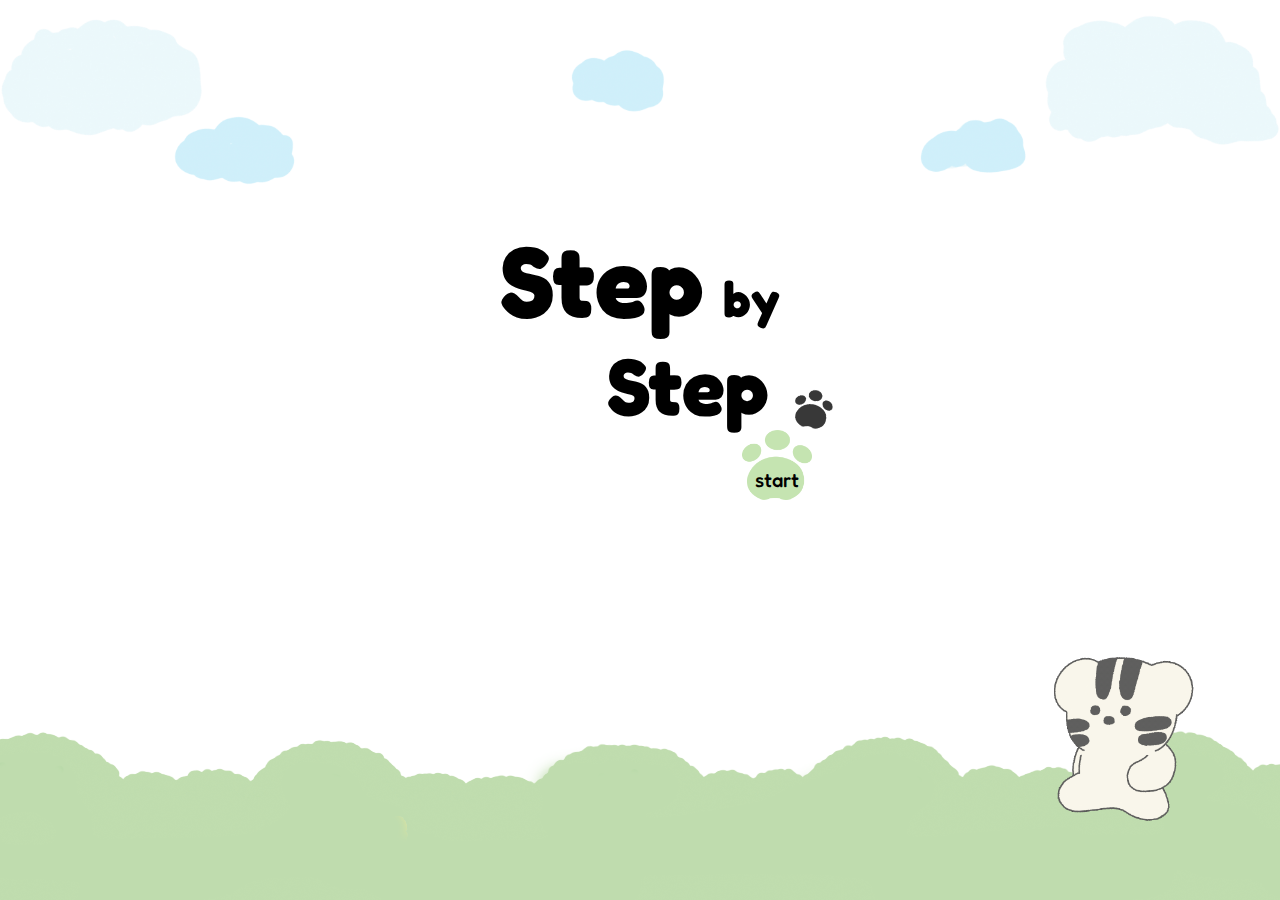
<file: index.html>
<!DOCTYPE html>
<html lang="ko">
<head>
    <meta charset="UTF-8">
    <meta name="viewport" content="width=device-width, initial-scale=1.0">
    <link rel="shortcut icon" href="images/gomlang_icon.png">
    <link rel="stylesheet" href="css/layout.css">
    <title>Portfolio</title>
</head>
<body>
    <div class="wrap">
        <section>
            <article>
                <div class="cloud_bg"></div>
                    <div class="title">
                        <h1>Step<span>by</span></h1>
                        <p>Step</p>
                        <img class="foot_deco" src="images/bfoot_icon.png" alt="발자국 아이콘">
                        <div class="start_btn">
                            <a href="map.html">
                                <span>start</span>
                                <img class="start_foot" src="images/footstart_icon.png" alt="시작하기 아이콘">
                            </a>
                        </div> 
                    </div>
                
                <div class="grass_bg">
                    <img src="images/gomlang.gif" alt="움직이는 곰랑이" class="gomlang">
                </div>
            </article>
        </section>
    </div>
</body>
</html>
</file>
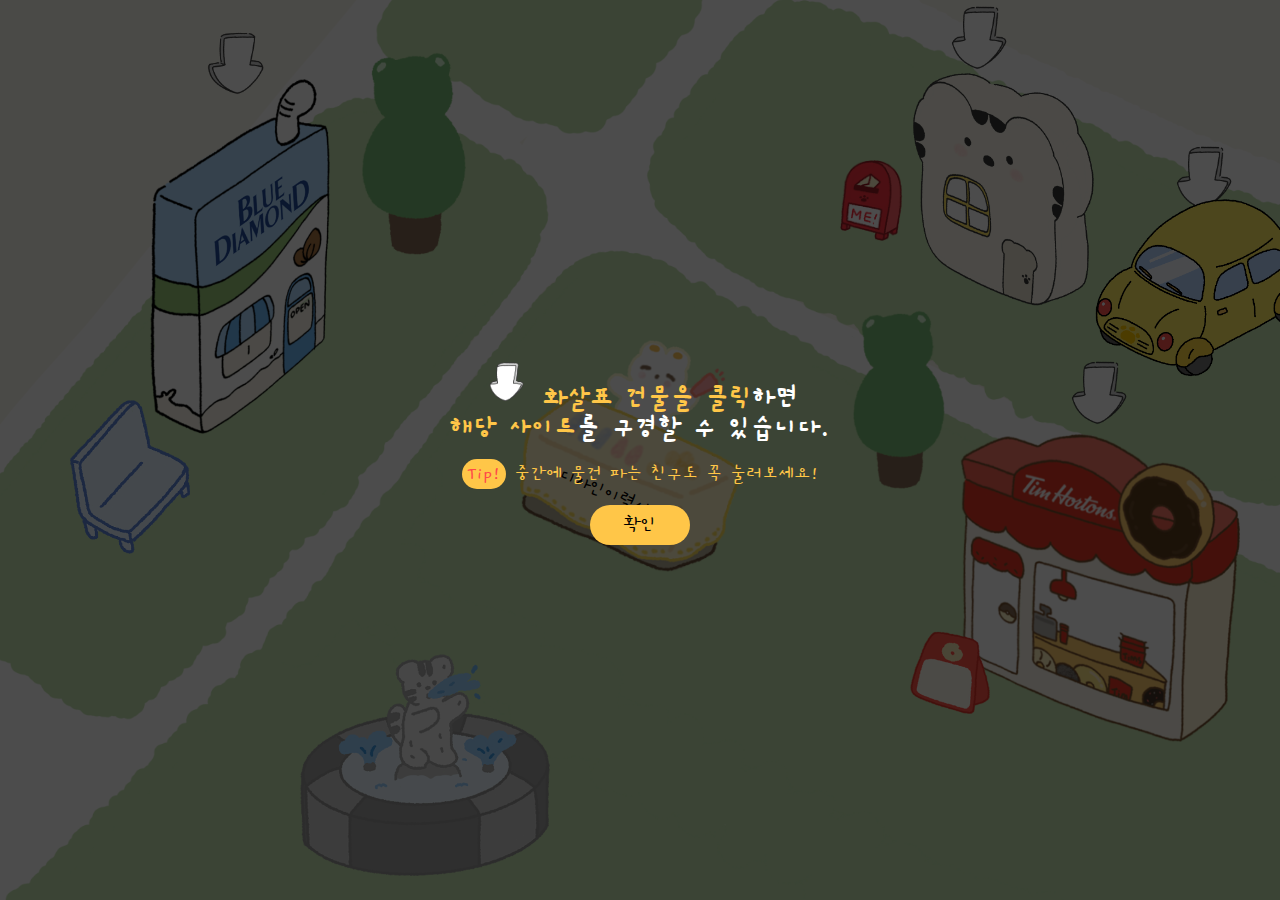
<file: map.html>
<!DOCTYPE html>
<html lang="ko">
<head>
    <meta charset="UTF-8">
    <meta name="viewport" content="width=device-width, initial-scale=1.0">
    <link rel="stylesheet" href="animate.min.css">
    <link rel="shortcut icon" href="images/gomlang_icon.png">
    <link rel="stylesheet" href="css/map.css">
    <script src="js/jquery-3.7.1.js"></script>
    <script src="js/map.js"></script>
    <title>Portfolio Map</title>
</head>
<body>
    <div class="wrap">
        <section>
            <article>
            
                <div class="mapbg"></div>
                
                    <a href="timsinfo.html"  target="_blank" class="timstore">
                        <img class="arr" src="images/arrow1.png" alt="화살표 이미지">
                        <div>
                            <img src="images/timhortons_store.png" alt="팀홀튼 매장">
                        </div>
                    </a>

                    <a href="blueinfo.html"  target="_blank" class="bluestore">
                        <img class="arr2" src="images/arrow2.png" alt="화살표 이미지">
                        <div>
                            <img src="images/bluediamond_store.png" alt="블루다이아몬드 매장">
                        </div>
                    </a>

                    <a href="about.html"  target="_blank" class="home">
                        <img class="arr2" src="images/arrow1.png" alt="화살표 이미지">
                        <div>
                            <img src="images/house.png" alt="곰랑이 집">
                        </div>
                    </a>

                    <a href="audiinfo.html"  target="_blank" class="car">
                        <img class="arr2" src="images/arrow1.png" alt="화살표 이미지">
                        <div>
                            <img src="images/car.png" alt="곰랑이 차">
                        </div>
                    </a>
                    
                    <div class="sell">
                        <img src="images/selling.png" alt="물건파는 캐릭터">
                        <span>디자인이력서</span>
                    </div>
                    


                    <!--클릭 없는 단순 데코 이미지-->
                    <div class="post">
                        <img src="images/postbox.png" alt="곰랑이 우편">
                    </div>

                    <div class="fountain">
                        <img src="images/fountain.png" alt="분수">
                    </div>
                
                    <div class="signboard">
                        <img src="images/signboard.png" alt="팀홀튼 입간판">
                    </div>

                    <div class="banch">
                        <img src="images/banch.png" alt="밴치">
                    </div>
            </article>
        </section>
    </div>

    <!--모달 창-->
    <!--게임설명 모달-->
    <div class="modal animate__animated animate__fadeIn">
        <div class="modal_text">
            <h3>
                <img class="modalarr" src="images/arrow1.png" alt="화살표 이미지">
                <span>화살표 건물을 클릭</span>하면<br>
                <span>해당 사이트</span>를 구경할 수 있습니다.
            </h3>
            <p><span class="tip">Tip!</span> 중간에 물건 파는 친구도 꼭 눌러보세요!</p>
            <button>확인</button>
        </div>
    </div>
    <!--디자인이력서 모달-->

    <div class="res_modalwrap">
        <div class="resume">
            <img src="images/design_resume.png" alt="디자인 이력서 이미지">
            <span class="close"><img src="images/closeicon.png" alt="닫기아이콘"></span>
        </div>
    </div>

</body>
</html>
</file>
<file: css/layout.css>
@charset "utf-8";
@import url('https://fonts.googleapis.com/css2?family=Fredoka:wght@300..700&display=swap');
@import url('https://webfontworld.github.io/NanumSquareNeo/NanumSquareNeo.css');


*{margin:0; padding:0;
    list-style:none;
    box-sizing:border-box;}

html,body{height:100%;}

body{background-color: #ffffff;
    color:#000000;}

a{text-decoration: none;
    color:inherit;}

.wrap{width:100%;
    margin:0 auto;}

.cloud_bg{width:100%;
        height:200px;
        background-image: url("../images/cloud.png");
        background-repeat: no-repeat;
        background-size:contain;
        background-position: center;}

.title{width:100%;
        margin:20px auto;
        position: relative;}

.title h1{width:50%;
        margin:20px auto;
        text-align: center;
        font-size: 100px;
        font-family: "Fredoka", sans-serif;}

.title p{width:30%;
        margin-left: 30%;
        text-align: end;
        line-height: 50px;
        font-size: 80px;
        font-weight: 700;
        font-family: "Fredoka", sans-serif;}

.title > h1 > span{font-size: 50px;
            padding-left:20px;}

.title img:nth-child(3){width:38px;
                        height:38px;
                        position: absolute;
                        top:170px;
                        left: 62%;
                        transform: rotate(10deg);}

.start_foot{position: absolute;
            width: 70px;
            height: 70px;
            top: 210px;
            left: 58%;}

.start_btn > a > span{top: 248px;
            position: absolute;
            left: 59%;
            z-index: 1;
            font-size: 20px;
            font-weight: 500;
            font-family: "Fredoka", sans-serif;}

.grass_bg{width:100%;
            height:200px;
            background-size: 90%;
            background: url("../images/grass.png") no-repeat;
            background-position: bottom;
            position:absolute;
            bottom:0;}


.gomlang{width:300px;
        height:300px;
        right:0;
        bottom:0;
        position: absolute;
        animation-duration: 3s;
        animation-timing-function: linear;
        animation-fill-mode: both;
        animation-name: slidein;
        animation-delay: 0.7s;}


@keyframes slidein{
    from{right:0;}

    to{right:80%;}
}
</file>
<file: css/map.css>
@charset "utf-8";
@import url('https://fonts.googleapis.com/css2?family=Fredoka:wght@300..700&display=swap');
@import url('https://webfontworld.github.io/NanumSquareNeo/NanumSquareNeo.css');
@import url('https://fonts.googleapis.com/css2?family=Gaegu&display=swap');


*{margin:0; padding:0;
    list-style:none;
    box-sizing:border-box;}

body{background-color: #ffffff;
    color:#000000;
    font-family: 'NanumSquareNeo';}

a{text-decoration: none;
    color:inherit;}

.wrap{width:1440px;
    height:auto;
    margin:0 auto;
    position:relative;}


.mapbg{
    width:100%;
    height:100vh;
    background-size: cover;
    background-position: center;
    background-repeat: no-repeat;
    background-image:url("../images/mapbackground2.png");}


.timstore{text-align: center;
            position:absolute;
            width:280px;
            top:350px;
            right:200px;}

.timstore div img{width:100%;}
            
.bluestore{text-align: center;
            position:absolute;
            width:180px;
            top:20px;
            left:150px;}

.bluestore div img{width:100%;}

.home{text-align: center;
        position:absolute;
        width:300px;
        top:-5px;
        right:310px;}

.home div img{width:100%;}


.car{text-align: center;
    position:absolute;
    width:230px;
    top:135px;
    right:120px;}

.car div img{width:100%;}

.sell{position:absolute;
    width:220px;
    top:340px;
    left:520px;
    cursor: pointer;}

.sell img{width:100%;}

.sell span{display: inline-block;
            text-align: center;
            width: 200px;
            position: absolute;
            top: 140px;
            left: -16px;
            transform: rotate(22deg);
            font-size: 20px;
            font-family: "Gaegu", sans-serif;}

.res_modalwrap{display: none;
                width:100%;
                height:100%;
                top:0;
                left:0;
                overflow-y: scroll;
                position:fixed;
                background-color: rgba(0,0,0,0.7);}

.resume{width:800px;
        height:auto;
        margin:20px auto;}

.resume img{width:100%;}

.close {position: absolute;
            width:40px;
            height: 40px;
            top: 18px;
            right: 260px;
            color: #ff4848;
            font-size: 40px;
            font-weight: bold;
            cursor: pointer;}


.arr{width:80px;
    animation-duration: 1s;
    animation-timing-function: linear;
    animation-fill-mode: both;
    animation-iteration-count: infinite;
    animation-name: updown;}

.arr2{width:80px;
    margin-bottom:-25px;
    animation-duration: 1s;
    animation-timing-function: linear;
    animation-fill-mode: both;
    animation-iteration-count: infinite;
    animation-name: updown;}


@keyframes updown{
    0% {transform:translateY(0);}
    30% {transform:translateY(10px);}
    60% {transform:translateY(20px);}
    100%{transform:translateY(0px);}
}

.post{position:absolute;
        width:80px;
        top:160px;
        right:520px;}
.post img{width:100%;}


.fountain{position:absolute;
            width:250px;
            bottom:20px;
            left:300px;}
.fountain img{width:100%;}


.signboard{position:absolute;
            width:80px;
            top:630px;
            right:450px;}
.signboard img{width:100%;}

.banch{position:absolute;
    width:120px;
    top:400px;
    left:70px;}
.banch img{width:100%;}

/*게임설명 모달*/

.modal{width:100%;
        height:100%;
        position: absolute;
        top:0;
        left:0;
        background-color: rgba(0,0,0,0.7);}

.modal_text{width:400px;
            position: absolute;
            top:50%;
            left:50%;
            transform: translate(-50%, -50%);
            text-align: center;
            line-height: 30px;
            color:#ffffff;
            font-size: 24px;
            font-family: "Gaegu", sans-serif;}

.modal_text p , .modal_text span{color:#FFC648;}
.modal_text p{padding:16px;
                font-size: 20px;}

.modal_text button{display:inline-block;
                    width:100px;
                    height:40px;
                    border-radius: 20px;
                    background-color: #FFC648;
                    appearance: none;
                    border: none;
                    font-size: 20px;
                    font-family: "Gaegu", sans-serif;
                    cursor: pointer;}


.modal_text .tip{padding:5px;
                border-radius: 30px;
                color:#ff4848;
                background-color: #FFC648;}

.modalarr{width:50px;
        height: 50px;}
</file>
